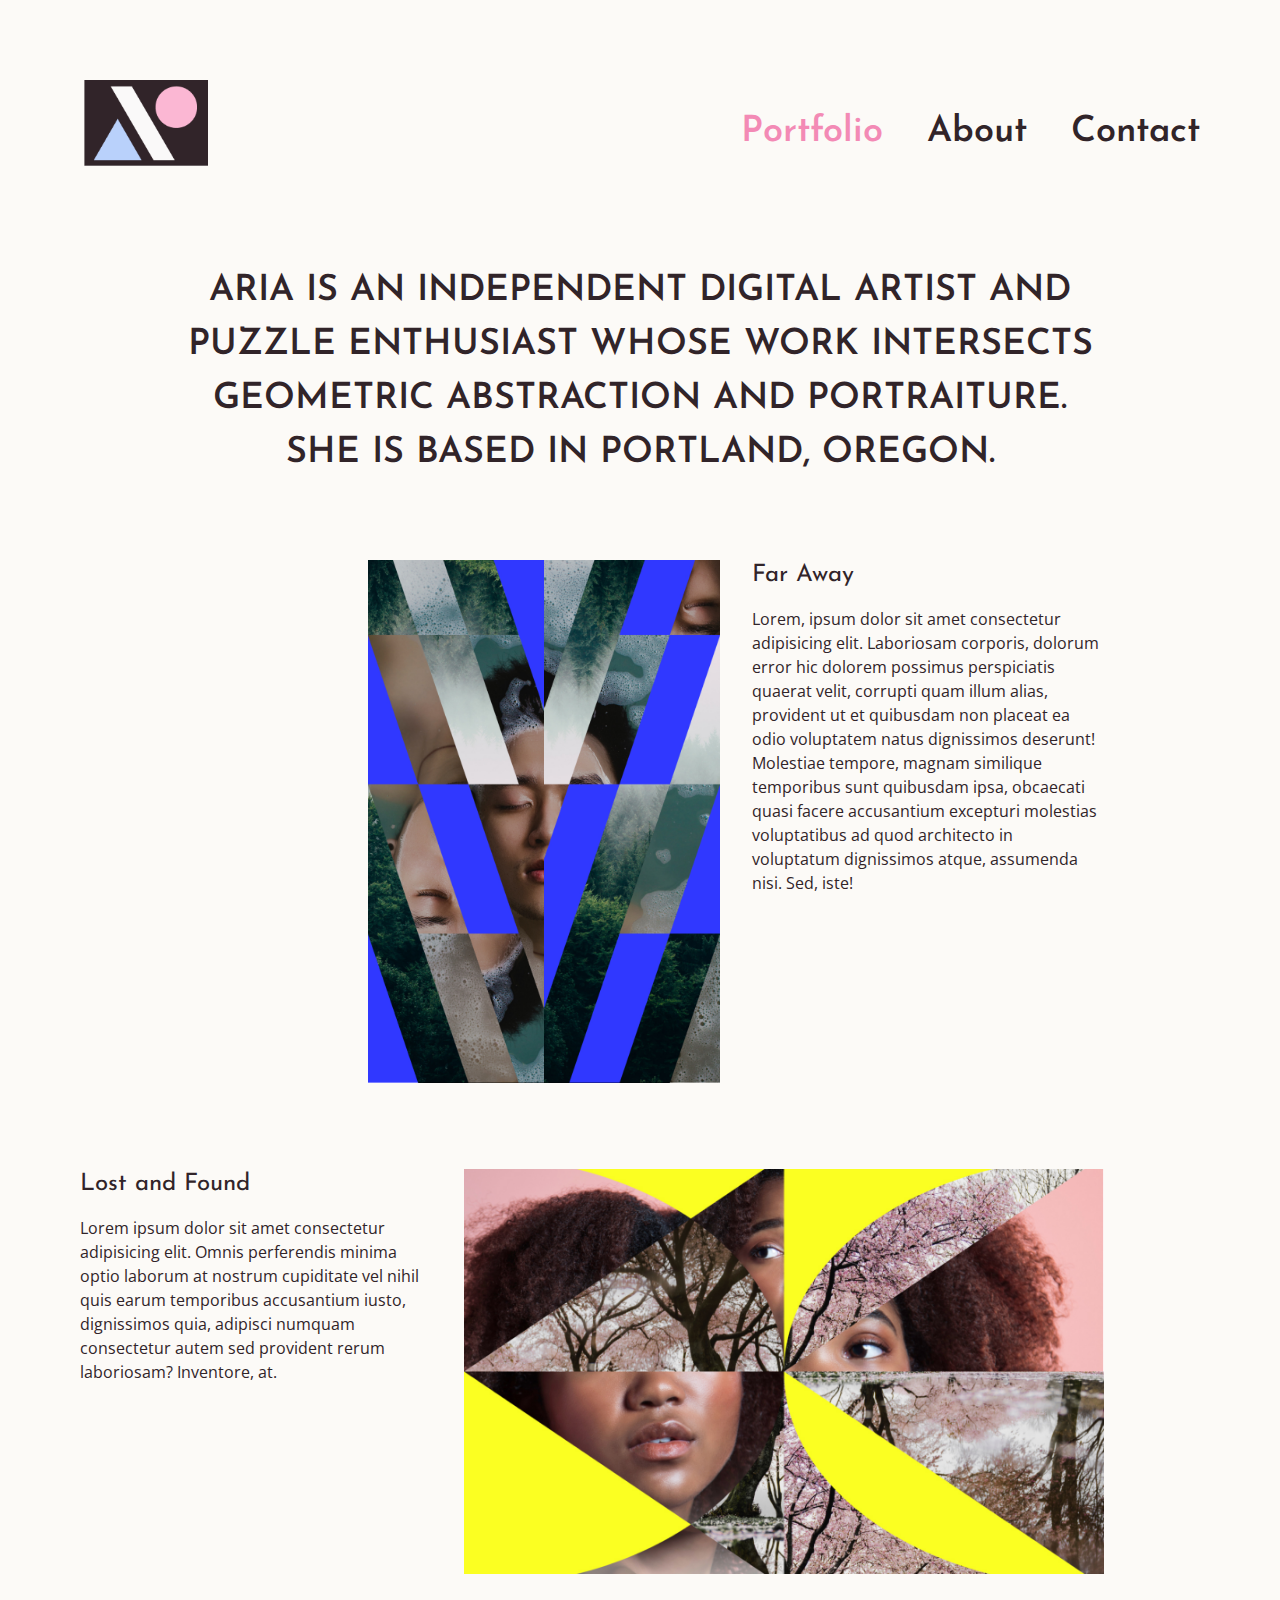
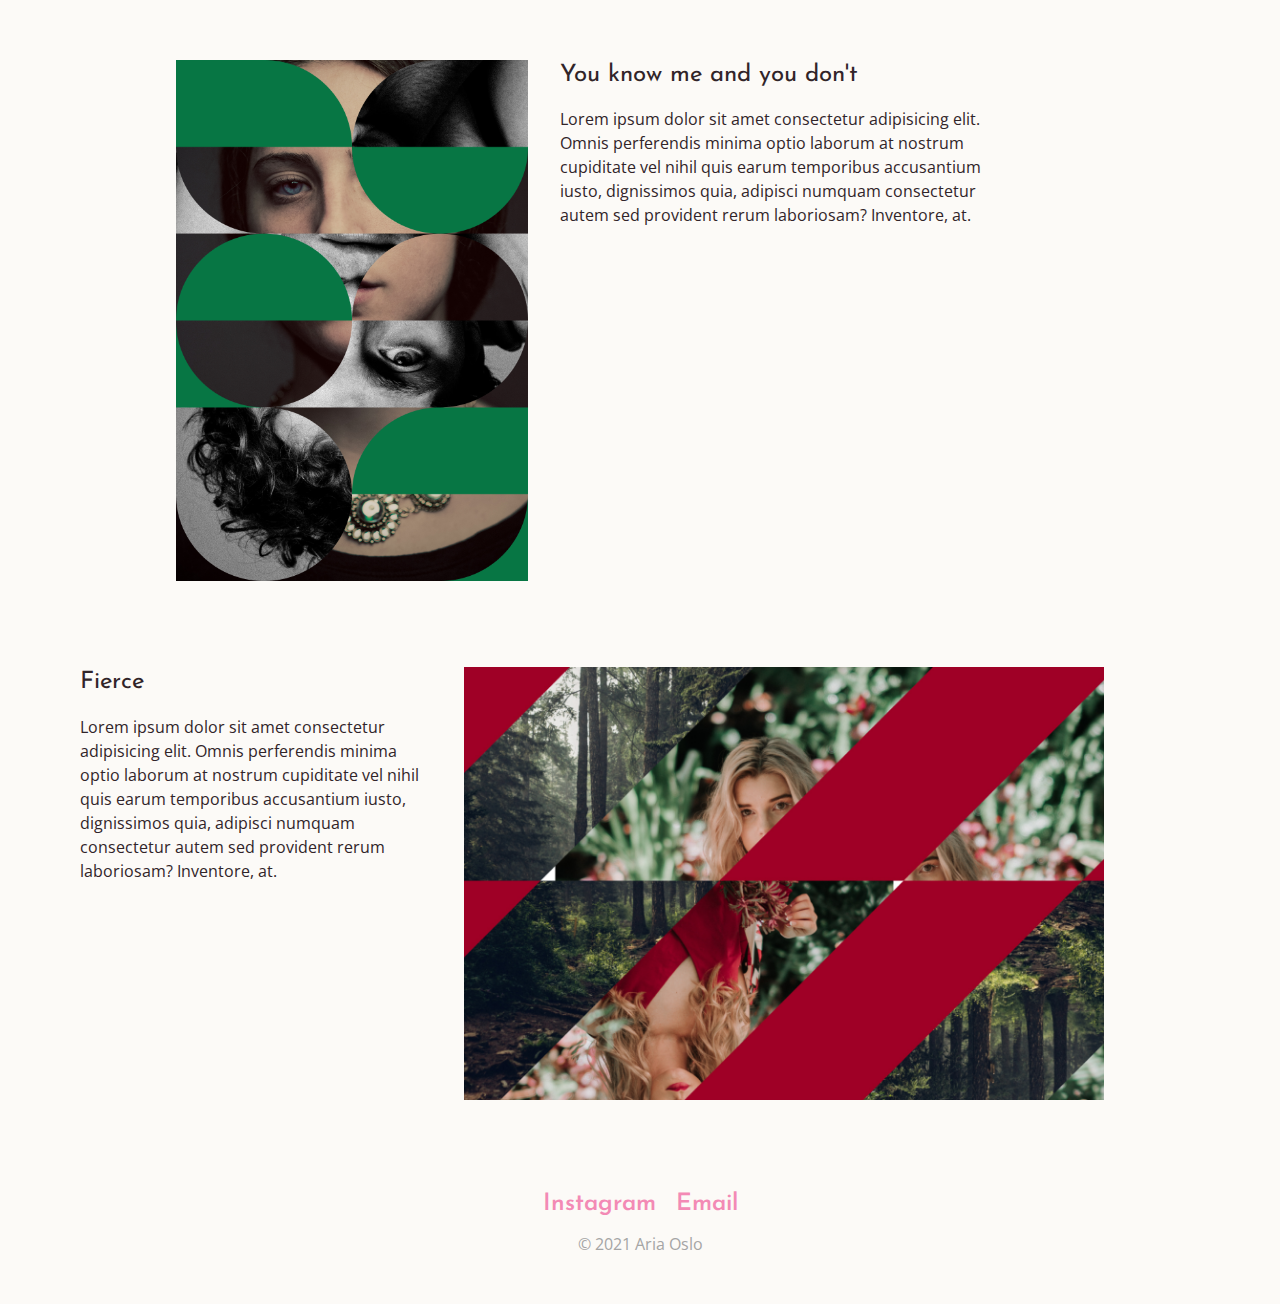
<file: index.html>
<!DOCTYPE html>
<html lang="en">
<head>
    <meta charset="UTF-8">
    <meta http-equiv="X-UA-Compatible" content="IE=edge">
    <meta name="viewport" content="width=device-width, initial-scale=1.0">
    <title>Aria Oslo Portfolio</title>

    <!-- css linked -->
    <link rel="stylesheet" href="style.css">

    <!-- google fonts -->
    <link rel="preconnect" href="https://fonts.gstatic.com">
    <link href="https://fonts.googleapis.com/css2?family=Josefin+Sans:wght@600&family=Open+Sans&display=swap" rel="stylesheet">


</head>
<body>
    <header>
        <img class="logo" src="img/Logo.png" alt="">
        
        <nav>
                <a href="index.html" class="selected">Portfolio</a>
                <a href="about.html">About</a>
                <a href="contact.html">Contact</a>
        </nav>

</header>

    <section class="hero">
        <h1 class="aria-profile">
            Aria is an independent digital artist and puzzle enthusiast whose work intersects geometric abstraction and portraiture. She is based in Portland, Oregon.
        </h1>
    </section>

    <section class="project1">
        <div class="artwork">
            <img src="img/FarAway.jpg" alt="Far Away Piece of art">
        </div>
        <div class="description">
            <h2>Far Away</h2>
            <p>Lorem, ipsum dolor sit amet consectetur adipisicing elit. Laboriosam corporis, dolorum error hic dolorem possimus perspiciatis quaerat velit, corrupti quam illum alias, provident ut et quibusdam non placeat ea odio voluptatem natus dignissimos deserunt! Molestiae tempore, magnam similique temporibus sunt quibusdam ipsa, obcaecati quasi facere accusantium excepturi molestias voluptatibus ad quod architecto in voluptatum dignissimos atque, assumenda nisi. Sed, iste!</p>
        </div>
    </section>

    <section class="project2">
        <div class="artwork">
            <img src="img/LostAndFound.jpg" alt="Lost and Found piece of art">
        </div>
        <div class="description">
            <h2>Lost and Found</h2>
            <p>Lorem ipsum dolor sit amet consectetur adipisicing elit. Omnis perferendis minima optio laborum at nostrum cupiditate vel nihil quis earum temporibus accusantium iusto, dignissimos quia, adipisci numquam consectetur autem sed provident rerum laboriosam? Inventore, at.</p>
        </div>
    </section>

    <section class="project3">
        <div class="artwork">
         <img src="img/YouKnowMeAndYouDon't.png" alt="You know me and you dont piece of art">
        </div>
        <div class="description">
            <h2>You know me and you don't</h2>
            <p>Lorem ipsum dolor sit amet consectetur adipisicing elit. Omnis perferendis minima optio laborum at nostrum cupiditate vel nihil quis earum temporibus accusantium iusto, dignissimos quia, adipisci numquam consectetur autem sed provident rerum laboriosam? Inventore, at.</p>
        </div>
    </section>

    <section class="project4">
        <div class="artwork">
            <img src="img/Fierce.jpg" alt="Fierce piece of art">
        </div>
        <div class="description">
            <h2>Fierce</h2>
            <p>Lorem ipsum dolor sit amet consectetur adipisicing elit. Omnis perferendis minima optio laborum at nostrum cupiditate vel nihil quis earum temporibus accusantium iusto, dignissimos quia, adipisci numquam consectetur autem sed provident rerum laboriosam? Inventore, at.</p>
        </div>
    </section>


<footer>
    <div class="links-footer">
        <a href="https://www.instagram.com/studiopaca">Instagram</a>
        <a href="mailto:joana.pmars@gmail.com">Email</a>
    </div>
    <div class="copyright">
        <p>© 2021 Aria Oslo</p>
    </div>
</footer>


</body>
</html>
</file>
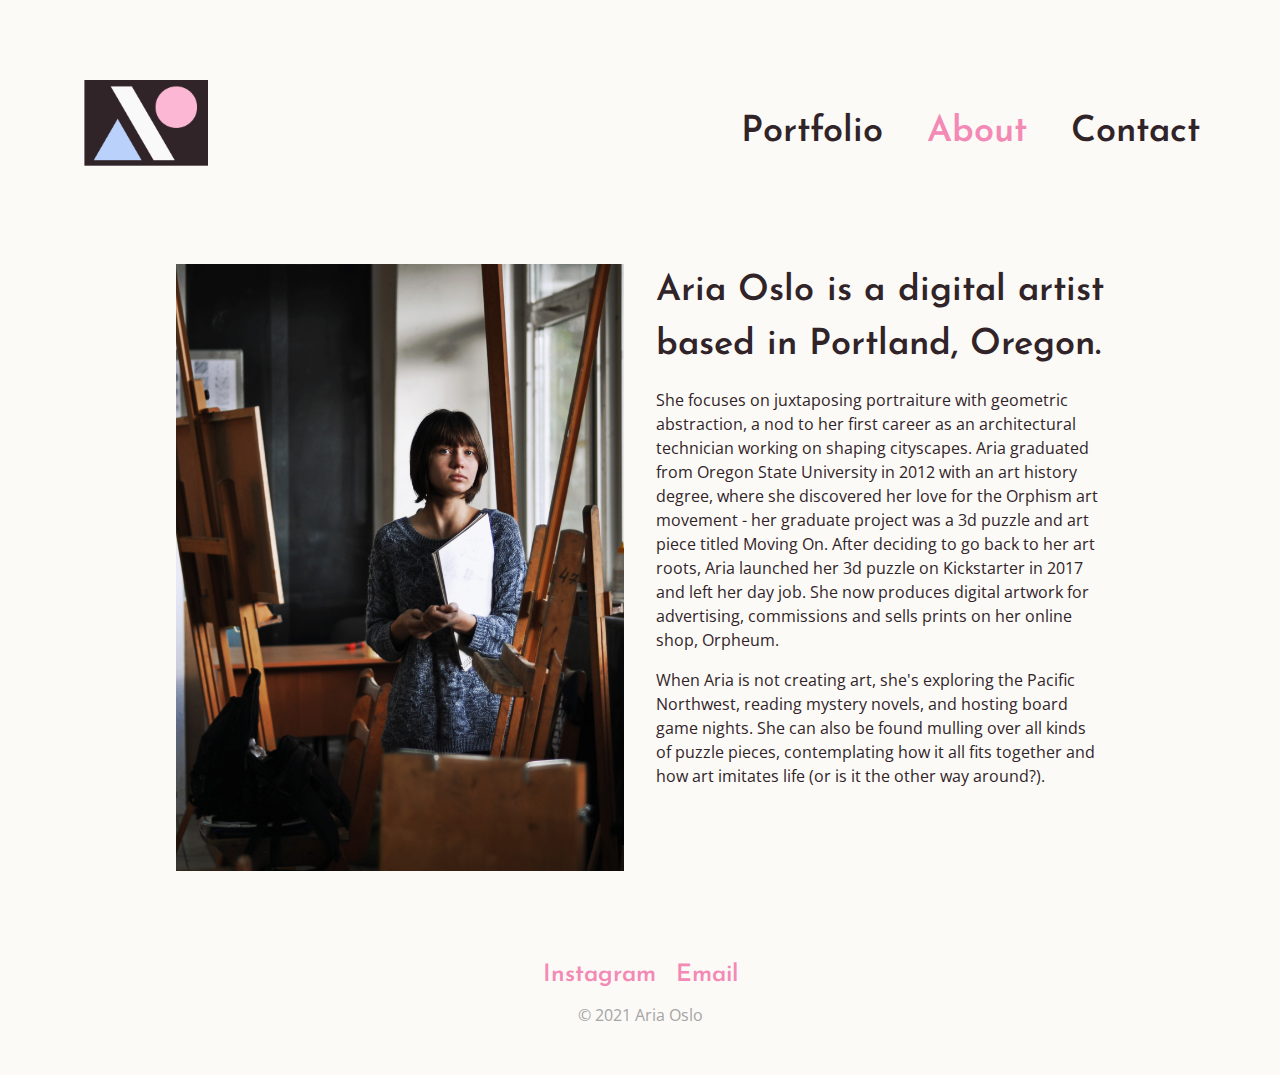
<file: about.html>
<!DOCTYPE html>
<html lang="en">
<head>
    <meta charset="UTF-8">
    <meta http-equiv="X-UA-Compatible" content="IE=edge">
    <meta name="viewport" content="width=device-width, initial-scale=1.0">
    <title>Aria Oslo Portfolio</title>

    <!-- css linked -->
    <link rel="stylesheet" href="style.css">

    <!-- google fonts -->
    <link rel="preconnect" href="https://fonts.gstatic.com">
    <link href="https://fonts.googleapis.com/css2?family=Josefin+Sans:wght@600&family=Open+Sans&display=swap" rel="stylesheet">


</head>
<body>
    <header class>
        <img class="logo" src="img/Logo.png" alt="">
        
        <nav>
                <a href="index.html">Portfolio</a>
                <a href="about.html" class="selected">About</a>
                <a href="contact.html">Contact</a>
        </nav>

</header>

    <section class="about">
        <div class="photo">
            <img class="headshot" src="img/headshot.jpg" alt="Aria Oslo headshot">
        </div>

        <div class="description">
            <h1>Aria Oslo is a digital artist based in Portland, Oregon. </h1>
            
            <p>She focuses on juxtaposing portraiture with geometric abstraction, a nod to her first career as an architectural technician working on shaping cityscapes. Aria graduated from Oregon State University in 2012 with an art history degree, where she discovered her love for the Orphism art movement - her graduate project was a 3d puzzle and art piece titled Moving On. After deciding to go back to her art roots, Aria launched her 3d puzzle on Kickstarter in 2017 and left her day job. She now produces digital artwork for advertising, commissions and sells prints on her online shop, Orpheum.</p>

            <p>When Aria is not creating art, she's exploring the Pacific Northwest, reading mystery novels, and hosting board game nights. She can also be found mulling over all kinds of puzzle pieces, contemplating how it all fits together and how art imitates life (or is it the other way around?). </p>

        </div>
    </section>

    <footer>
        <div class="links-footer">
            <a href="https://www.instagram.com/studiopaca">Instagram</a>
            <a href="mailto:joana.pmars@gmail.com">Email</a>
        </div>
        <div class="copyright">
            <p>© 2021 Aria Oslo</p>
        </div>
    </footer>

</body>
</html>
</file>
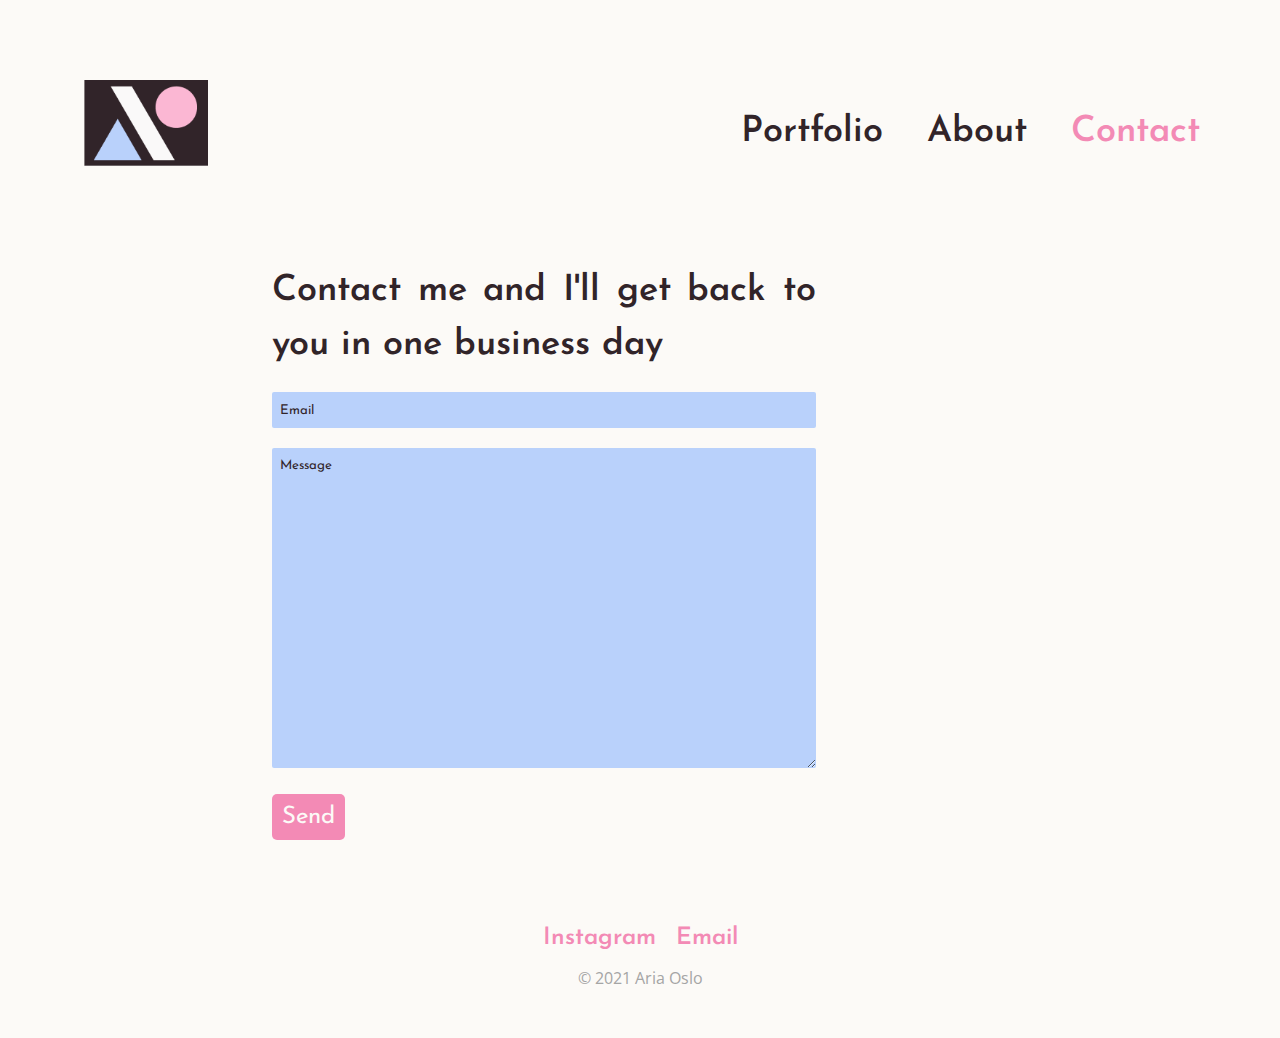
<file: contact.html>
<!DOCTYPE html>
<html lang="en">
<head>
    <meta charset="UTF-8">
    <meta http-equiv="X-UA-Compatible" content="IE=edge">
    <meta name="viewport" content="width=device-width, initial-scale=1.0">
    <title>Aria Oslo Portfolio</title>

    <!-- css linked -->
    <link rel="stylesheet" href="style.css">

    <!-- google fonts -->
    <link rel="preconnect" href="https://fonts.gstatic.com">
    <link href="https://fonts.googleapis.com/css2?family=Josefin+Sans:wght@600&family=Open+Sans&display=swap" rel="stylesheet">


</head>
<body>
    <header class>
        <img class="logo" src="img/Logo.png" alt="">
        
        <nav>
                <a href="index.html">Portfolio</a>
                <a href="about.html">About</a>
                <a href="contact.html" class="selected">Contact</a>
        </nav>

</header>

    <section class="contact">
        <div class="form">
                <h1>Contact me and I'll get back to you in one business day</h1>



                <!-- modify this form HTML and place wherever you want your form -->

                <form action="https://formspree.io/f/mrgrgpnl" method="POST">
                    <label>
                    
                    <input type="email" name="_replyto" placeholder="Email">
                    </label>
                    <label>
                   
                    <textarea name="message" placeholder="Message"></textarea>
                    </label>

                    <!-- your other form fields go here -->

                    <button type="submit">Send</button>
                    </form>
        </div>
    </section>

    <footer>
        <div class="links-footer">
            <a href="https://www.instagram.com/studiopaca">Instagram</a>
            <a href="mailto:joana.pmars@gmail.com">Email</a>
        </div>
        <div class="copyright">
            <p>© 2021 Aria Oslo</p>
        </div>
    </footer>

</body>
</html>
</file>
<file: style.css>
:root {
  --color-bg: #fcfaf7;
  --color-text: #312429;
  --color-text-selected: #f38ab5;
  --color-bg-accent: #b9d1fb;
}

* {
  font-family: "Open Sans", sans-serif;
  color: var(--color-text);
  padding: 0;
  margin: 0;
  text-decoration: none;
  line-height: 1.5;
  box-sizing: border-box;
}

body {
  margin: 80px auto 48px auto;
  background-color: var(--color-bg);
  width: 1120px;
}

header {
  display: flex;
  flex-direction: row;
  align-items: center;
  justify-content: space-between;
}

.logo {
  width: 8em;
}

h1,
nav {
  font-family: "Josefin Sans", sans-serif;
  font-size: 36px;
  font-weight: 600;
}

h1 {
  font-family: "Josefin Sans", sans-serif;
  font-size: 36px;
  font-weight: 600;
}

h2 {
  font-family: "Josefin Sans", sans-serif;
  font-size: 24px;
  font-weight: 400;
  line-height: 1.3;
  margin: 0 0 16px 0;
}

a {
  font-size: 24px;
  margin: 0 0 0 32px;
  transition: color 0.3s;
  font-family: "Josefin Sans", sans-serif;
  font-weight: 600;
  font-size: 1em;
  /* text-transform: uppercase; */
}

a:hover {
  color: var(--color-bg-accent);
}

a.selected {
  color: var(--color-text-selected);
}

.links-footer,
.copyright {
  display: flex;
  align-items: center;
  justify-content: center;
}

.aria-profile {
  text-align: center;
  text-transform: uppercase;
}

section {
  margin: 80px 0;

  display: grid;
  grid-template-columns: repeat(12, 1fr);
  gap: 32px 32px;
  grid-auto-flow: dense;
}

section h1 {
  grid-column: 2 / span 10;
  text-align: justify;
}

/* project1 */
section.project1 div.artwork {
  grid-column: 4 / span 4;
  text-align: center;
}

section.project1 div.description {
  grid-column: 8 / span 4;
}

/* project2 */
section.project2 div.artwork {
  grid-column: 5 / span 7;
  text-align: center;
}

section.project2 div.description {
  grid-column: 1 / span 4;
}

/* project3 */
section.project3 div.artwork {
  grid-column: 2 / span 4;
  text-align: center;
}

section.project3 div.description {
  grid-column: 6 / span 5;
}

/* project4 */
section.project4 div.artwork {
  grid-column: 5 / span 7;
  text-align: center;
}

section.project4 div.description {
  grid-column: 1 / span 4;
}

/* About */
section.about div.photo {
  grid-column: 2 / span 5;
}

section.about div.description {
  grid-column: 7 / span 5;
}

section img {
  max-height: 640px;
  max-width: 100%;
}

.headshot {
  max-height: 800px;
}

section.about p {
  margin: 16px 0 16px 0;
}
/*about end*/

/* footer */
footer a {
  font-family: "Josefin Sans", sans-serif;
  font-size: 24px;
  font-weight: 600;

  margin: 0 10px 10px 10px;
  color: var(--color-text-selected);
}

input,
textarea {
  width: 100%;
  background-color: var(--color-bg-accent);
  border: 0px;
  border-radius: 2px;
  padding: 8px;
  grid-column: 3 / span 8;
}

::placeholder {
  color: var(--color-text);
  font-family: "Josefin Sans";
}

label {
  display: block;
  margin: 20px 0;
}

textarea {
  height: 320px;
}

button {
  background-color: var(--color-text-selected);
  border: none;
  font-size: 24px;
  font-family: "Josefin Sans";
  padding: 5px 10px;
  border-radius: 5px;
  color: var(--color-bg);
}

input:focus,
textarea:focus {
  background-color: #97b5e7;
}

.copyright p {
  color: #a5a5a5;
}

section.contact div.form {
  grid-column: 3 / span 6;
}

/* Hide scroll bar */
::-webkit-scrollbar {
  display: none;
}

/* responsive */
@media (max-width: 1248px) {
  body {
    width: auto;
    margin: 80px 64px 48px 64px;
  }

  nav,
  h1,
  a {
    font-size: 36px;
  }
}

@media (max-width: 920px) {
  header {
    flex-direction: column;
  }

  nav {
    margin-top: 16px;
  }
}

@media (max-width: 660px) {
  section {
    grid-template-columns: repeat(4, 1fr);
    gap: 24px 24px;
  }

  section h1,
  section.project1 div.artwork,
  section.project1 div.description,
  section.project2 div.artwork,
  section.project2 div.description,
  section.project3 div.artwork,
  section.project3 div.description,
  section.project4 div.artwork,
  section.project4 div.description,
  section.about div.description,
  section.contact div.form {
    grid-column: 1 / span 4;
  }
}

@media (max-width: 626px) {
  body {
    margin: 24px;
  }

  h1 {
    font-size: 24px;
  }

  nav {
    display: flex;
    flex-direction: column;
    align-items: center;
    justify-content: center;
  }

  section.about div.photo {
    grid-column: 1 / span 4;
  }
  section.about div.description h1 {
    text-align: center;
    font-size: 36px;
  }
  section.contact div.form h1 {
    text-align: center;
  }
}
</file>
